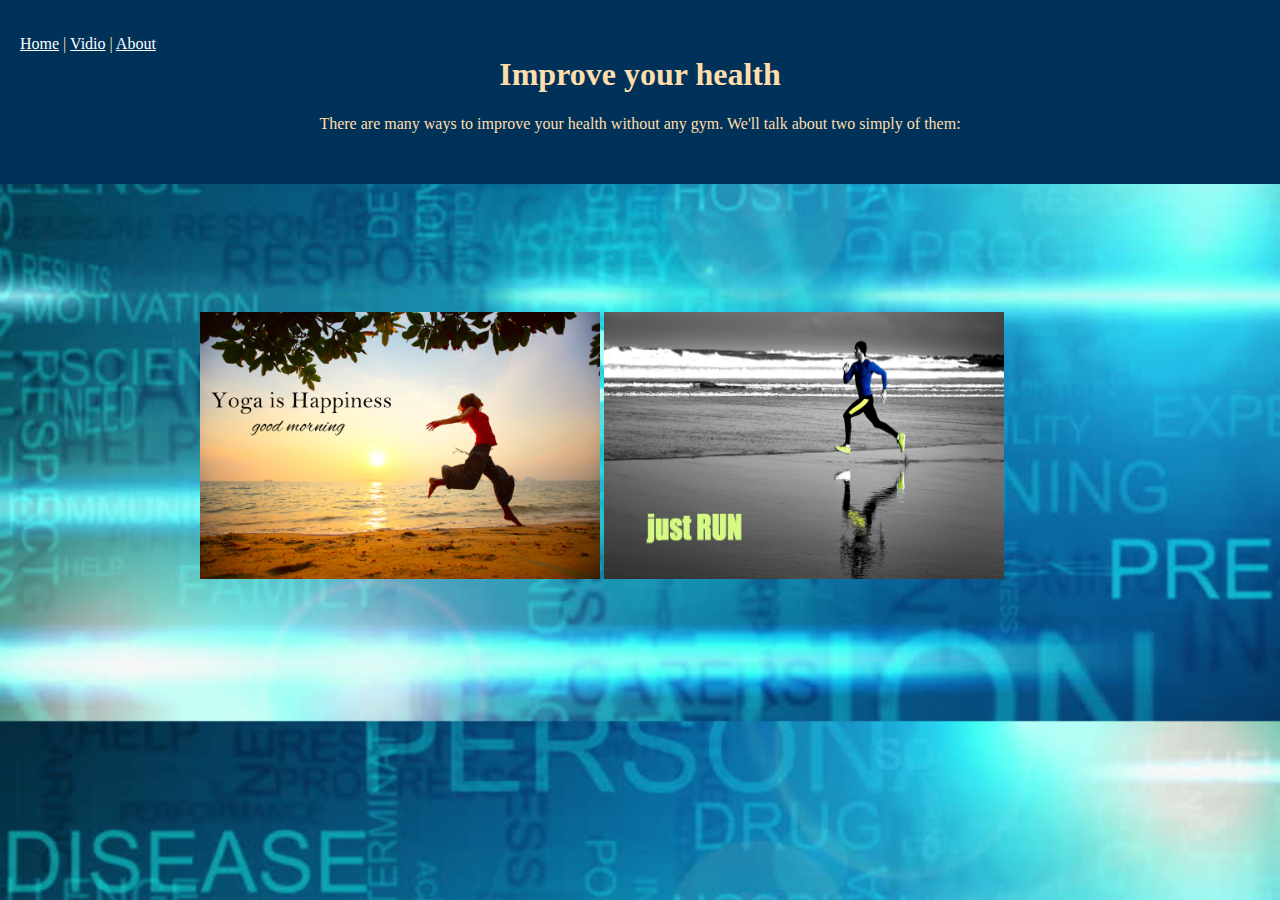
<file: index.html>
<!DOCTYPE html>
<html lang="en">
  <html>
    <head>
      <meta charset="utf-8" />
      <title>Sport for heath</title>
      <link rel="stylesheet" href="styles.css" />
    </head>

    <body class="home">
      <div
        style="
          background-color: #003259;
          color: navajowhite;
          font-family: verdana;
          text-align: center;
          padding: 35px;
          margin: -8px;
        "
      >
        <div class="nav">
          <a style="color: white" href="index.html">Home</a> |
          <a style="color: white" href="vidio.html">Vidio</a> |
          <a style="color: white" href="about.html">About</a>
        </div>
        <h1>Improve your health</h1>
        <p>
          There are many ways to improve your health without any gym. We'll talk
          about two simply of them:
        </p>
      </div>
      <br />
      <br />
      <br />
      <br />
      <br />
      <br />
      <br />
      <div style="max-width: 900px; margin: 0 auto; padding: 10px">
        <a href="yoga.html"
          ><img
            src="./images/yogaIsHappiness.png"
            width="400px"
            alt="yogaIsHappiness"
        /></a>
        <a href="run.html"
          ><img
            src="./images/just-run.png"
            width="400px"
            height="266.66px"
            alt="just-run"
        /></a>
      </div>
    </body>
  </html>
</html>
</file>
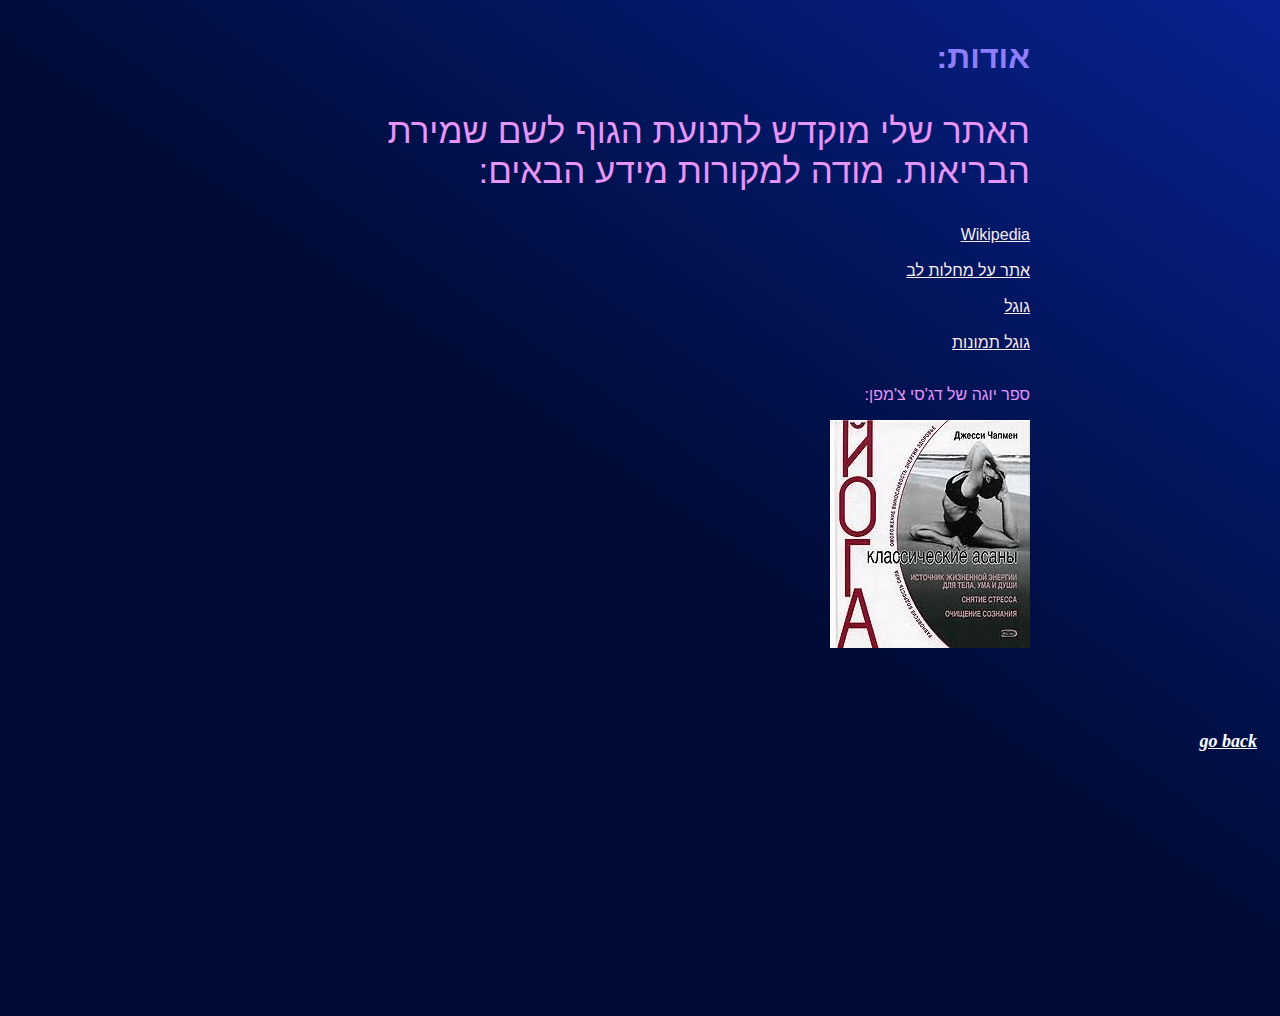
<file: about.html>
<!doctype html>
<html lang="en">

<head>
    <meta charset="UTF-8">
    <title>about</title>
    <link rel="stylesheet" href="styles.css">
</head>

<body class="about" style="height:1000px; background-color: #000B35; background-image: linear-gradient(35deg, #000B35, #000B35, #072291)">
    <div style="margin:0 auto; padding: 10px; max-width: 800px; direction: rtl; font-family: arial">
        <h1>אודות:</h1>
        <p style="font-size: 35px;">האתר שלי מוקדש לתנועת הגוף לשם שמירת הבריאות. מודה למקורות מידע הבאים:</p>
        <a href="https://en.wikipedia.org/wiki/Main_Page">Wikipedia</a><br/><br/>
        <a href="https://www.myheart.co.il/%D7%A8%D7%99%D7%A6%D7%94-%D7%9E%D7%90%D7%A8%D7%99%D7%9B%D7%94-%D7%97%D7%99%D7%99%D7%9D/">אתר על מחלות לב</a><br/><br/>
        <a href="google.com">גוגל</a><br/><br/>
        <a href="https://www.google.co.il/search?q=%D7%AA%D7%9E%D7%95%D7%A0%D7%95%D7%AA&rlz=1C1CHWA_iwIL614IL615&source=lnms&tbm=isch&sa=X&ved=0ahUKEwiJ9Nrc4f3cAhXPy4UKHT64A0IQ_AUICigB&biw=1366&bih=662">גוגל תמונות</a><br/><br/>
        <p >ספר יוגה של דג'סי צ'מפן:</p><img src="./images/download.jpg" alt="download">
    </div>
    <br/><br/><br/>
    <div style="text-align: right; font-style: italic; font-weight: bold; font-size: 18px; padding: 15px"><a style="color: white" href="index.html">go back</a>
    </div>
</body>

</html>
</file>
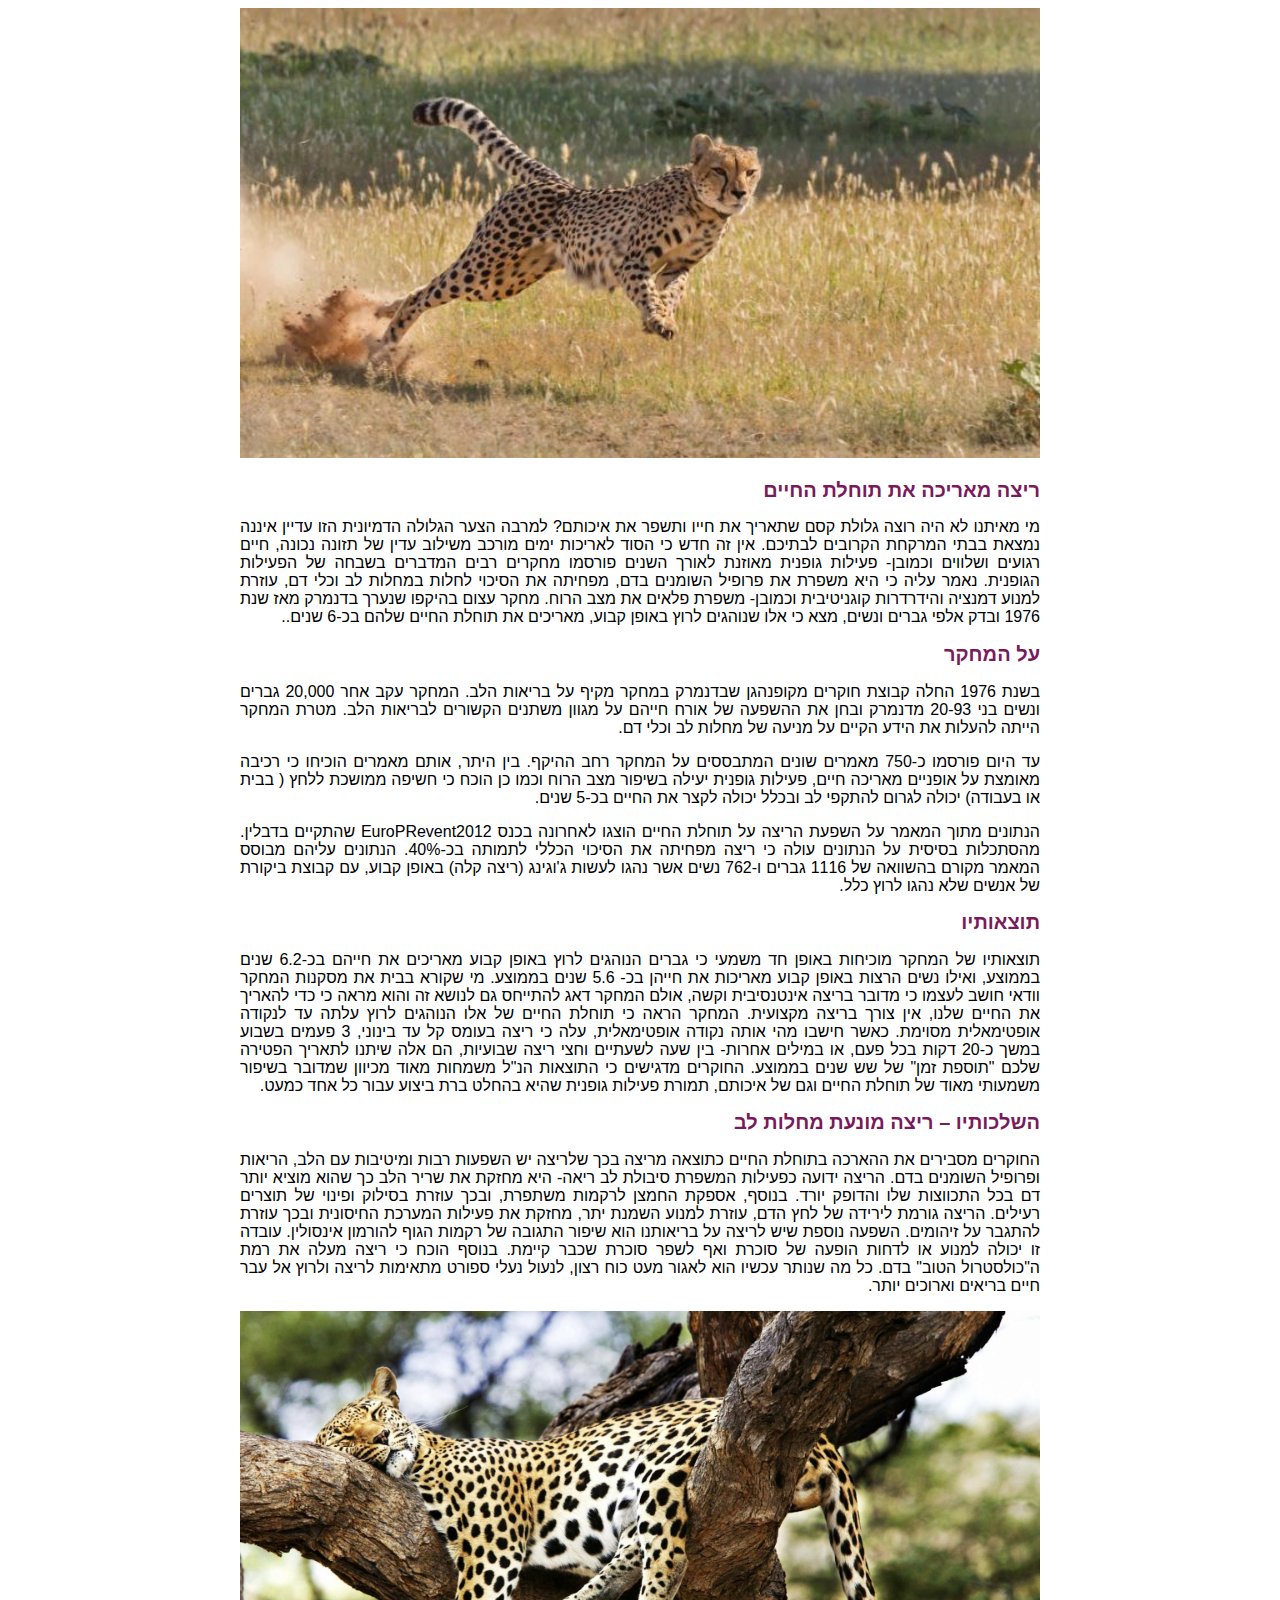
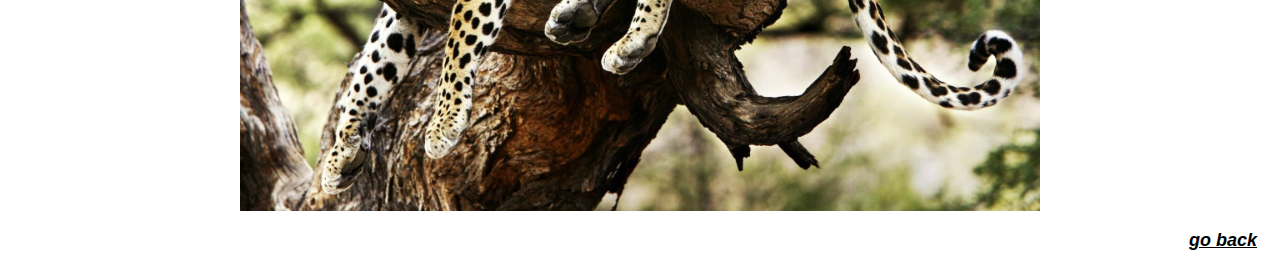
<file: run.html>
<!doctype html>
<html lang="he" dir="rtl">

<head>
    <meta charset="UTF-8">
    <title>Run to relief</title>
    <link rel="stylesheet" href="styles.css">
</head>
<body style="color: black; font-family: arial; text-align: justify">
    <div style="margin:0 auto; max-width: 800px">
        <img src="./images/cheetahs2.jpg" width="800px" alt="cheetahs2">
        <h2>ריצה מאריכה את תוחלת החיים</h2>
        <p>מי מאיתנו לא היה רוצה גלולת קסם שתאריך את חייו ותשפר את איכותם? למרבה הצער הגלולה הדמיונית הזו עדיין איננה נמצאת בבתי המרקחת הקרובים לבתיכם. אין זה חדש כי הסוד לאריכות ימים מורכב משילוב עדין של תזונה נכונה, חיים רגועים ושלווים וכמובן- פעילות גופנית מאוזנת לאורך השנים פורסמו מחקרים רבים המדברים בשבחה של הפעילות הגופנית. נאמר עליה כי היא משפרת את פרופיל השומנים בדם, מפחיתה את הסיכוי לחלות במחלות לב וכלי דם, עוזרת למנוע דמנציה והידרדרות קוגניטיבית וכמובן- משפרת פלאים את מצב הרוח. מחקר עצום בהיקפו שנערך בדנמרק מאז שנת 1976 ובדק אלפי גברים ונשים, מצא כי אלו שנוהגים לרוץ באופן קבוע, מאריכים את תוחלת החיים שלהם בכ-6 שנים..</p>
        <h2>על המחקר</h2>
        <p>בשנת 1976 החלה קבוצת חוקרים מקופנהגן שבדנמרק במחקר מקיף על בריאות הלב. המחקר עקב אחר 20,000 גברים ונשים בני 20-93 מדנמרק ובחן את ההשפעה של אורח חייהם על מגוון משתנים הקשורים לבריאות הלב. מטרת המחקר הייתה להעלות את הידע הקיים על מניעה של מחלות לב וכלי דם.</p>
        <p>עד היום פורסמו כ-750 מאמרים שונים המתבססים על המחקר רחב ההיקף. בין היתר, אותם מאמרים הוכיחו כי רכיבה מאומצת על אופניים מאריכה חיים, פעילות גופנית יעילה בשיפור מצב הרוח וכמו כן הוכח כי חשיפה ממושכת ללחץ ( בבית או בעבודה) יכולה לגרום להתקפי לב ובכלל יכולה לקצר את החיים בכ-5 שנים.</p>
        <p>הנתונים מתוך המאמר על השפעת הריצה על תוחלת החיים הוצגו לאחרונה בכנס EuroPRevent2012 שהתקיים בדבלין. מהסתכלות בסיסית על הנתונים עולה כי ריצה מפחיתה את הסיכוי הכללי לתמותה בכ-40%. הנתונים עליהם מבוסס המאמר מקורם בהשוואה של 1116 גברים ו-762 נשים אשר נהגו לעשות ג'וגינג (ריצה קלה) באופן קבוע, עם קבוצת ביקורת של אנשים שלא נהגו לרוץ כלל.</p>
        <h2>תוצאותיו</h2>
        <p>תוצאותיו של המחקר מוכיחות באופן חד משמעי כי גברים הנוהגים לרוץ באופן קבוע מאריכים את חייהם בכ-6.2 שנים בממוצע, ואילו נשים הרצות באופן קבוע מאריכות את חייהן בכ- 5.6 שנים בממוצע. מי שקורא בבית את מסקנות המחקר וודאי חושב לעצמו כי מדובר בריצה אינטנסיבית וקשה, אולם המחקר דאג להתייחס גם לנושא זה והוא מראה כי כדי להאריך את החיים שלנו, אין צורך בריצה מקצועית. המחקר הראה כי תוחלת החיים של אלו הנוהגים לרוץ עלתה עד לנקודה אופטימאלית מסוימת. כאשר חישבו מהי אותה נקודה אופטימאלית, עלה כי ריצה בעומס קל עד בינוני, 3 פעמים בשבוע במשך כ-20 דקות בכל פעם, או במילים אחרות- בין שעה לשעתיים וחצי ריצה שבועיות, הם אלה שיתנו לתאריך הפטירה שלכם "תוספת זמן" של שש שנים בממוצע. החוקרים מדגישים כי התוצאות הנ"ל משמחות מאוד מכיוון שמדובר בשיפור משמעותי מאוד של תוחלת החיים וגם של איכותם, תמורת פעילות גופנית שהיא בהחלט ברת ביצוע עבור כל אחד כמעט.</p>
        <h2>השלכותיו – ריצה מונעת מחלות לב</h2>
        <p>החוקרים מסבירים את ההארכה בתוחלת החיים כתוצאה מריצה בכך שלריצה יש השפעות רבות ומיטיבות עם הלב, הריאות ופרופיל השומנים בדם. הריצה ידועה כפעילות המשפרת סיבולת לב ריאה- היא מחזקת את שריר הלב כך שהוא מוציא יותר דם בכל התכווצות שלו והדופק יורד. בנוסף, אספקת החמצן לרקמות משתפרת, ובכך עוזרת בסילוק ופינוי של תוצרים רעילים. הריצה גורמת לירידה של לחץ הדם, עוזרת למנוע השמנת יתר, מחזקת את פעילות המערכת החיסונית ובכך עוזרת להתגבר על זיהומים. השפעה נוספת שיש לריצה על בריאותנו הוא שיפור התגובה של רקמות הגוף להורמון אינסולין. עובדה זו יכולה למנוע או לדחות הופעה של סוכרת ואף לשפר סוכרת שכבר קיימת. בנוסף הוכח כי ריצה מעלה את רמת ה"כולסטרול הטוב" בדם. כל מה שנותר עכשיו הוא לאגור מעט כוח רצון, לנעול נעלי ספורט מתאימות לריצה ולרוץ אל עבר חיים בריאים וארוכים יותר.</p>
    <img src="./images/cheetah_rests.png" width="800px" alt="cheetah_rests">
    </div>
    <div style="text-align: right; font-style: italic; font-weight: bold; font-size: 18px; padding: 15px"><a style="color: black" href="index.html">go back</a>
    </div>
</body>

</html>
</file>
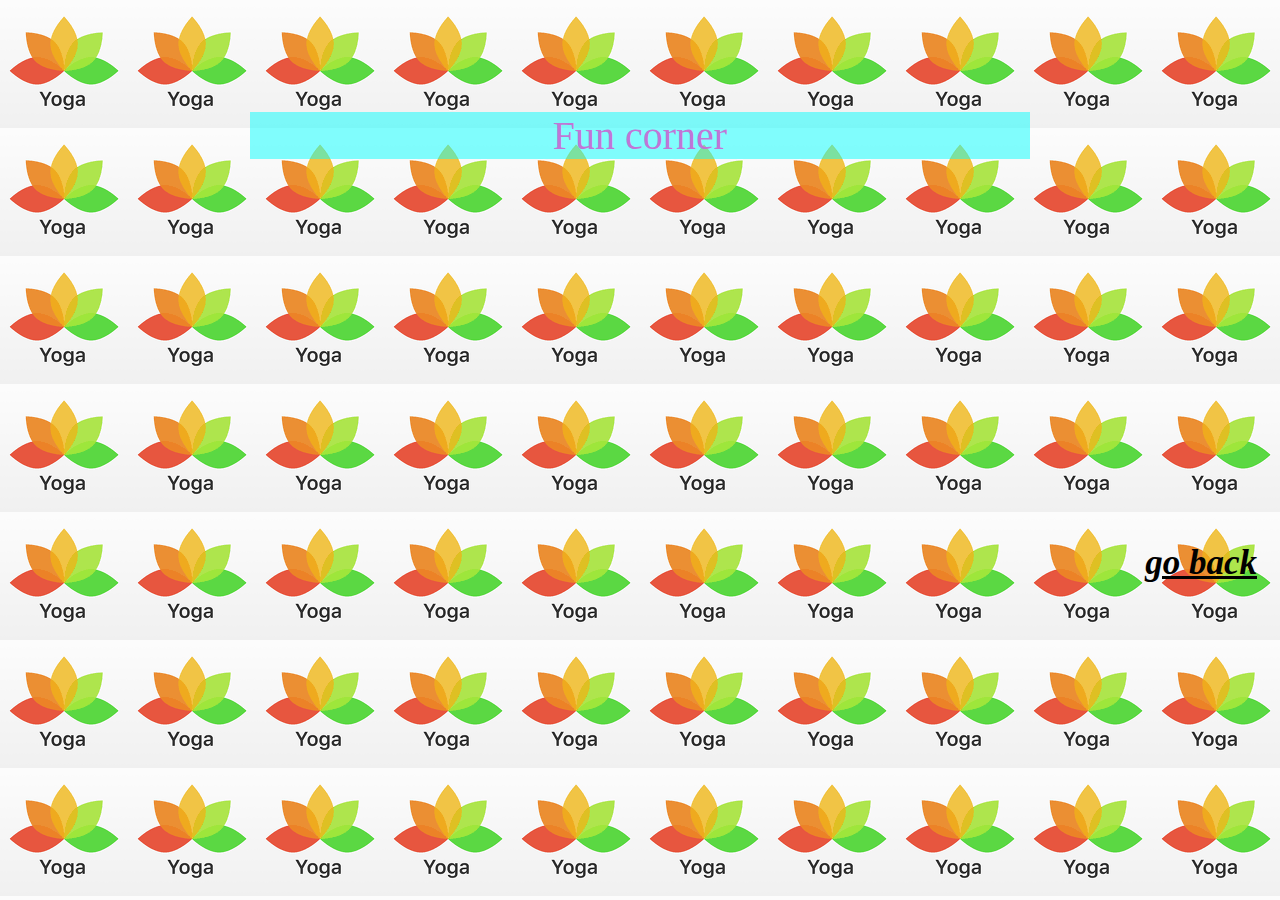
<file: vidio.html>
<!doctype html>
<html lang="en">

<head>
    <meta charset="UTF-8">
    <title>Untitled Document</title>
    <link rel="stylesheet" href="styles.css">
</head>
<body style="background: url(./images/yoga4.png)">
    <div style="margin:0 auto; padding: 10px; max-width: 800px; text-align: center">
        <br/>
        <br/>
        <br/>
        <p style="color: rgba(197, 110, 212, 0.94); font-size: 30pt; text-align: center; background-color: rgba(0, 255, 255, 0.49)">Fun corner</p>

        <iframe width="560" height="315" src="https://www.youtube.com/embed/JmGSCIy7-kk" frameborder="0" allow="autoplay; encrypted-media" allowfullscreen></iframe>
    </div>
    <div style="text-align: right; font-style: italic; font-weight: bold; font-size: 35px; padding: 15px"><a style="color: black" href="index.html">go back</a>
    </div>
</body>

</html>
</file>
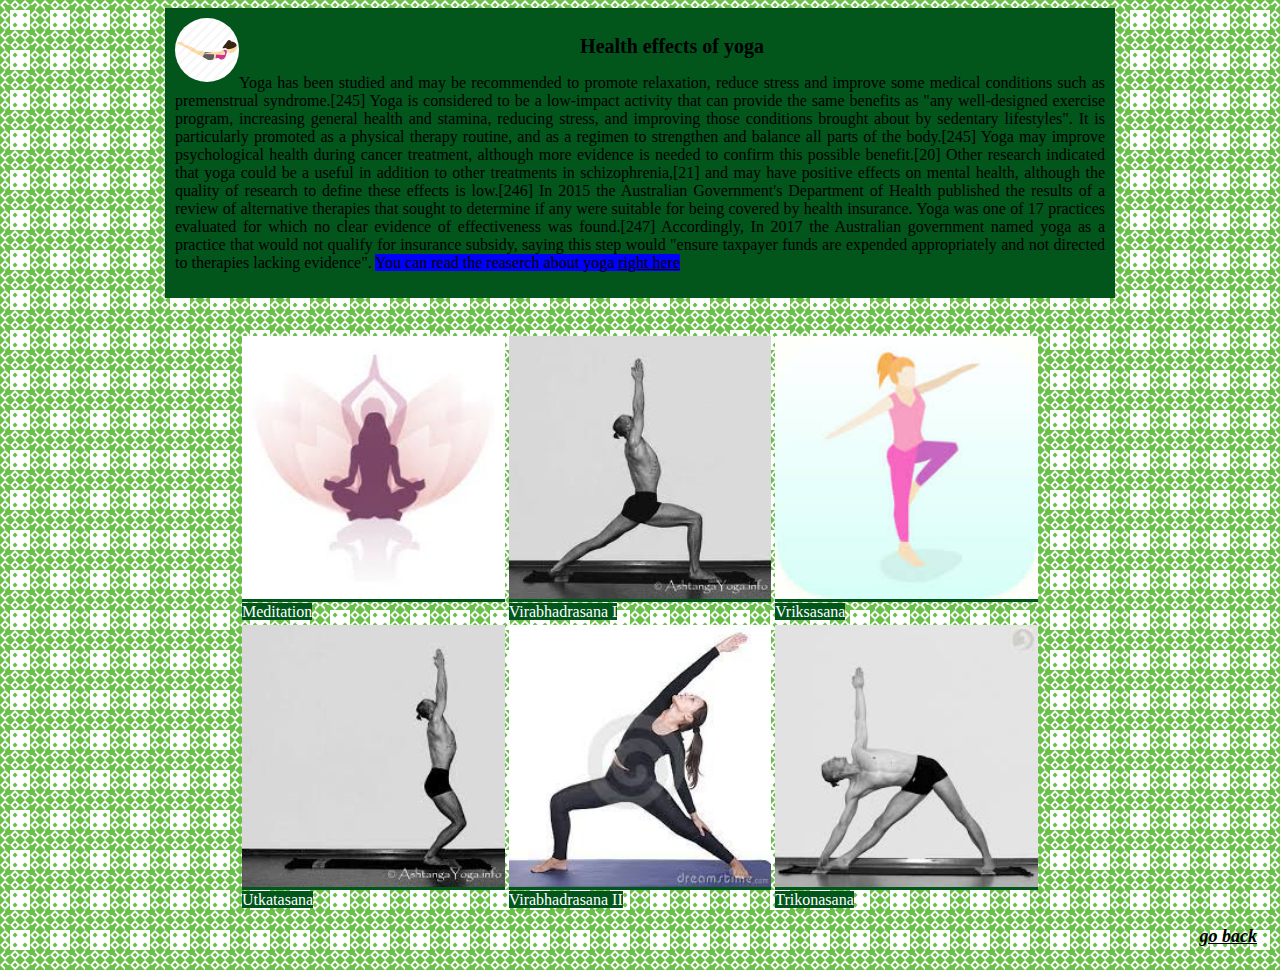
<file: yoga.html>
<!doctype html>
<html lang="en">

  <head>
    <meta charset="UTF-8">
    <title>Yoga wellness</title>
    <link rel="stylesheet" href="styles.css">
      <base target="_blank">
  </head>

  <body style="background: url(./images/back.png); font-family: verdana">
      <div style="margin:0 auto; padding: 10px; max-width: 950px; background-color: #02561C">
          <img src="./images/yoga3.png" width="64px;" style="float: left; border-radius: 50%"  alt="yoga3">
      <h2 style="text-align: center; color: black">Health effects of yoga</h2>
      <p style="color: black; text-align: justify">Yoga has been studied and may be recommended to promote relaxation, reduce stress and improve some medical conditions such as premenstrual syndrome.[245] Yoga is considered to be a low-impact activity that can provide the same benefits as "any well-designed exercise program, increasing general health and stamina, reducing stress, and improving those conditions brought about by sedentary lifestyles". It is particularly promoted as a physical therapy routine, and as a regimen to strengthen and balance all parts of the body.[245]

Yoga may improve psychological health during cancer treatment, although more evidence is needed to confirm this possible benefit.[20] Other research indicated that yoga could be a useful in addition to other treatments in schizophrenia,[21] and may have positive effects on mental health, although the quality of research to define these effects is low.[246]

In 2015 the Australian Government's Department of Health published the results of a review of alternative therapies that sought to determine if any were suitable for being covered by health insurance. Yoga was one of 17 practices evaluated for which no clear evidence of effectiveness was found.[247] Accordingly, In 2017 the Australian government named yoga as a practice that would not qualify for insurance subsidy, saying this step would "ensure taxpayer funds are expended appropriately and not directed to therapies lacking evidence". <span style="background-color: blue">You can read the reaserch about yoga <a style="color: black" href="https://www.elsevier.com/connect/the-science-of-yoga-what-new-research-reveals">right here</a></span></p>
      </div>
      <br/>
      <br/>
    
    <div style="max-width: 800px; margin: 0 auto" class="row">
        <div class="column">
        <a style="color: white; background: #02561C; text-decoration: none;" href="https://en.wikipedia.org/wiki/Meditation"><img src="./images/yoga2.jpg" alt="yoga2" style="width: 100%">
            <br/>Meditation</a></div>
    
        <div class="column">
        <a style="color: white; background: #02561C; text-decoration: none;" href="https://en.wikipedia.org/wiki/Virabhadrasana_I"><img src="./images/Virabhadrasana_I.png" style="width: 100%" alt="Virabhadrasana_I">
            <br/>Virabhadrasana I</a></div>
    
        <div class="column">
        <a style="color: white; background: #02561C;text-decoration: none;" href="https://en.wikipedia.org/wiki/Vriksasana"><img src="./images/yoga6.png" style="width: 100%" alt="yoga6">
           <br/>Vriksasana</a></div>
    </div>
      
    <div style="max-width: 800px; margin: 0 auto" class="row">
        <div class="column">
        <a style="color: white; background: #02561C; text-decoration: none;" href="https://en.wikipedia.org/wiki/Utkatasana"><img src="./images/utkatasana.png" alt="utkatasana" style="width: 100%">
            <br/>Utkatasana</a></div>
    
        <div class="column">
        <a style="color: white; background: #02561C;text-decoration: none;" href="https://en.wikipedia.org/wiki/Virabhadrasana_II"><img src="./images/viparita-virabhadrasana-ii.png" style="width: 100%" alt="viparita-virabhadrasana-ii">
            <br/>Virabhadrasana II</a></div>
        
        <div class="column">
        <a style="color: white; background: #02561C; text-decoration: none;" href="https://en.wikipedia.org/wiki/Trikonasana"><img src="./images/trikonasana.png" style="width: 100%" alt="trikonasana">
           <br/>Trikonasana</a></div>
        
    </div>
      
    <div style="text-align: right; font-style: italic; font-weight: bold; font-size: 18px; padding: 15px"><a style="color: black" href="index.html">go back</a>
    </div>

  </body>

</html>
</file>
<file: styles.css>
.home {
    background-image: url(./images/Health.png);
    background-size: cover;
}

.home .nav {
    left: 20px;
    position: absolute;
}

h1 {
    color: navajowhite;
}

.about p {
    color: #e594f8;
}

.about h1 {
    color: #8d7ffc;
}

.about a{
    color: rgb(247, 235, 235);
}

*{
    box-sizing: border-box;
}

.column{
    float: left; 
    width: 33.33%;
    padding: 2px;
}

.row::after{
    content: "";
    clear: both;
    display: table;
}

h2 {
    color: #791b5b;
    font-size: 20px;
}
</file>
